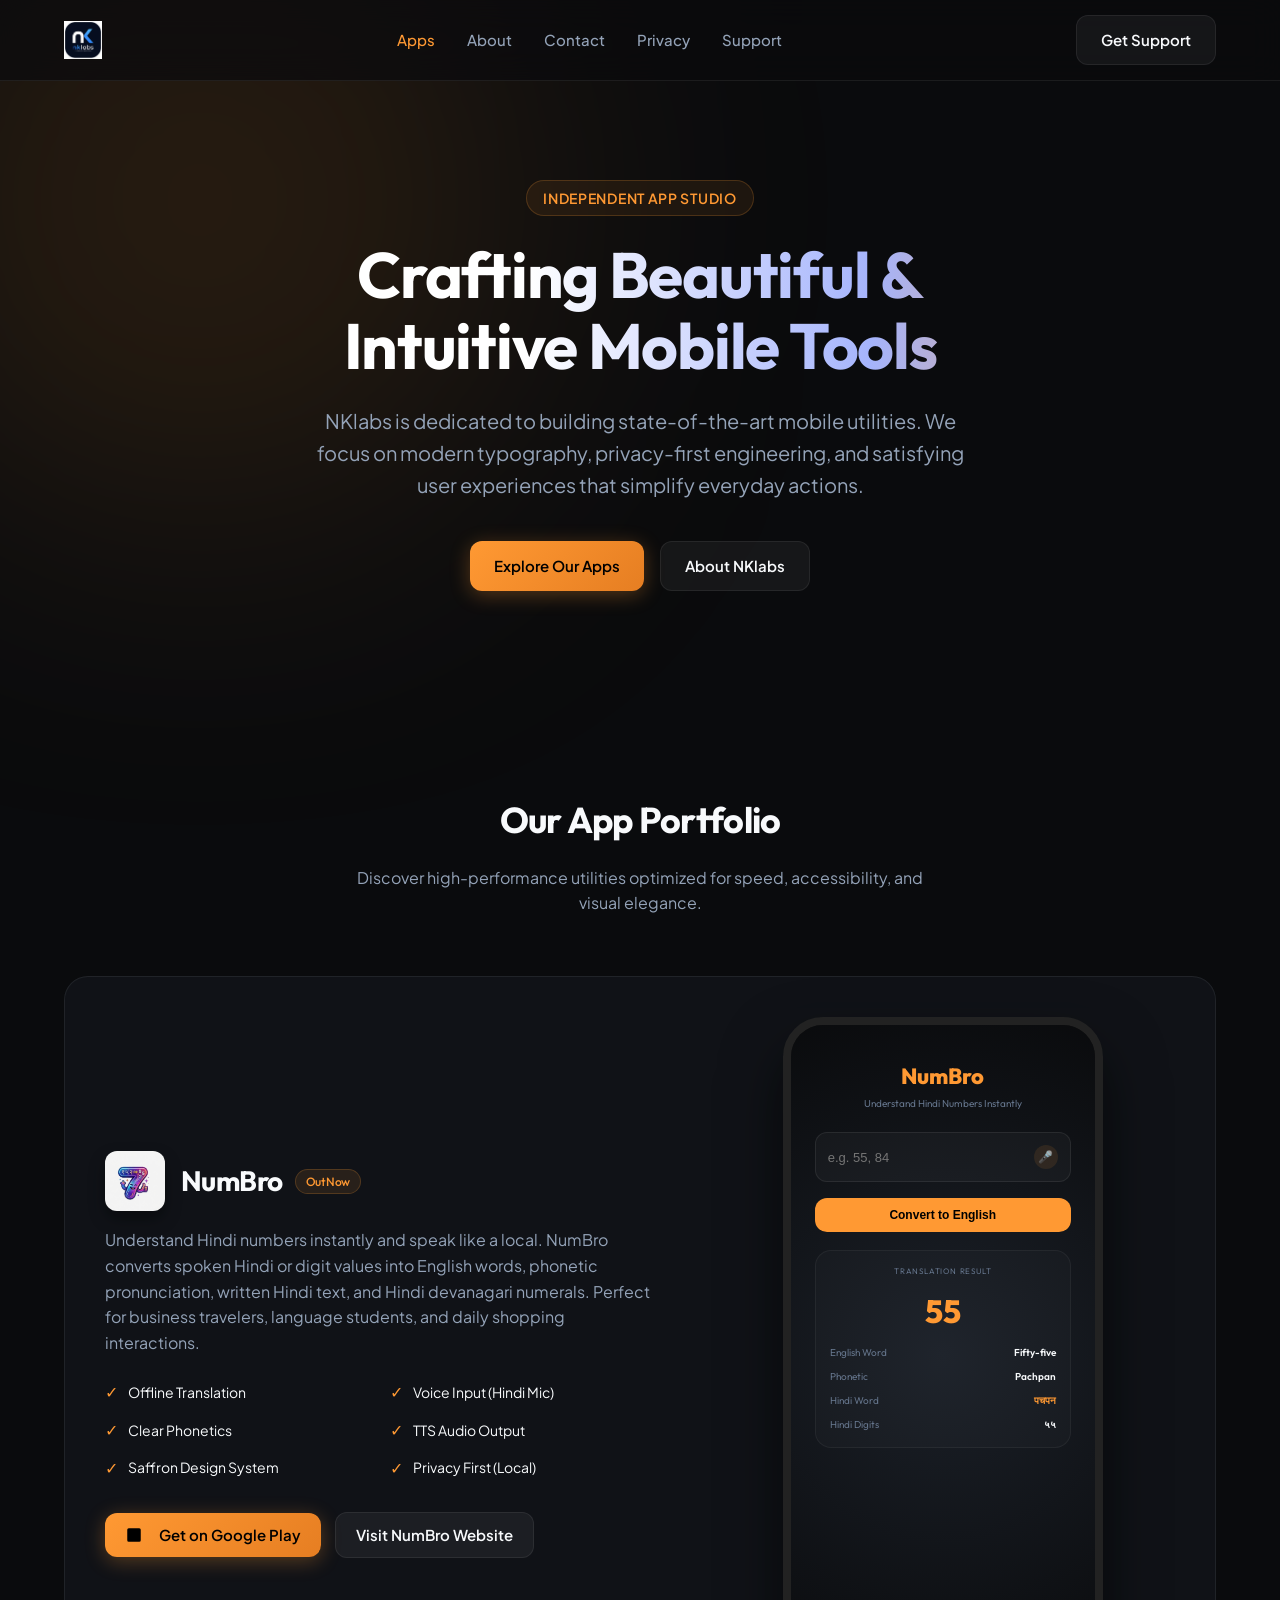
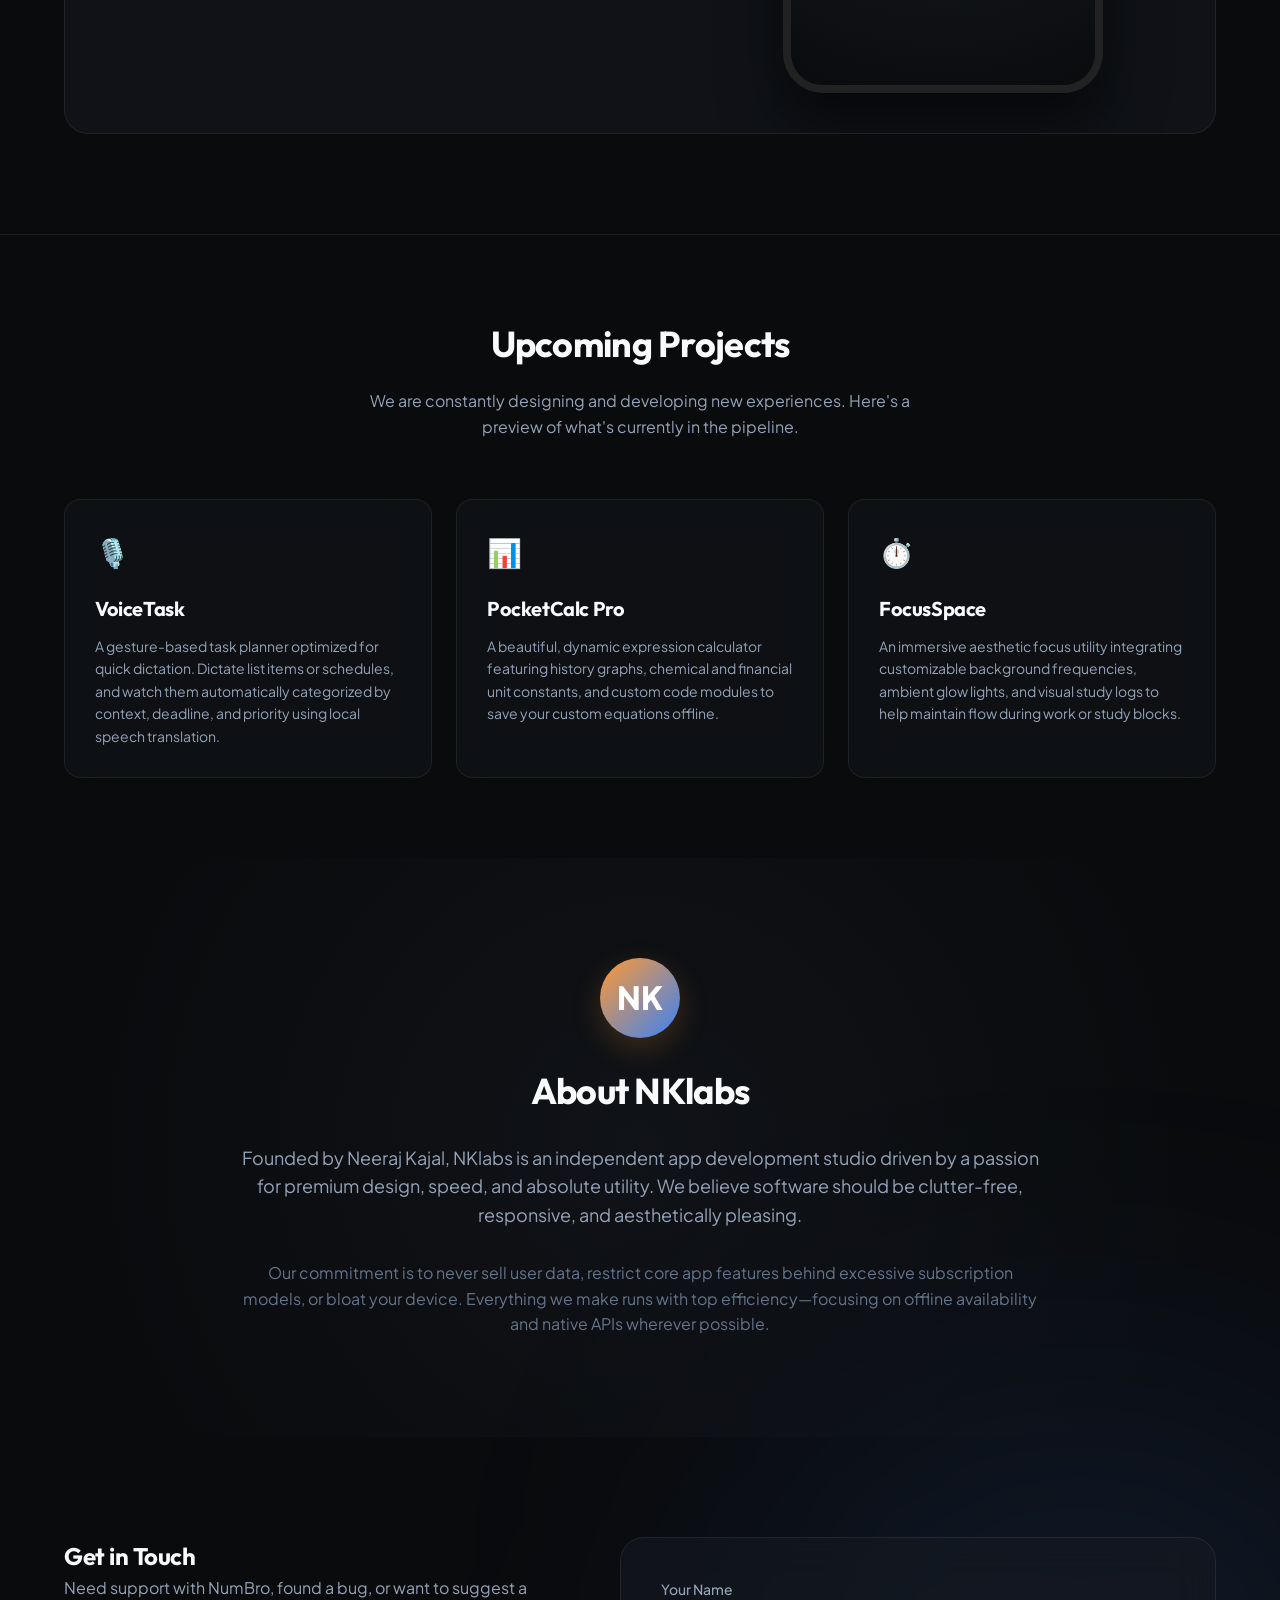
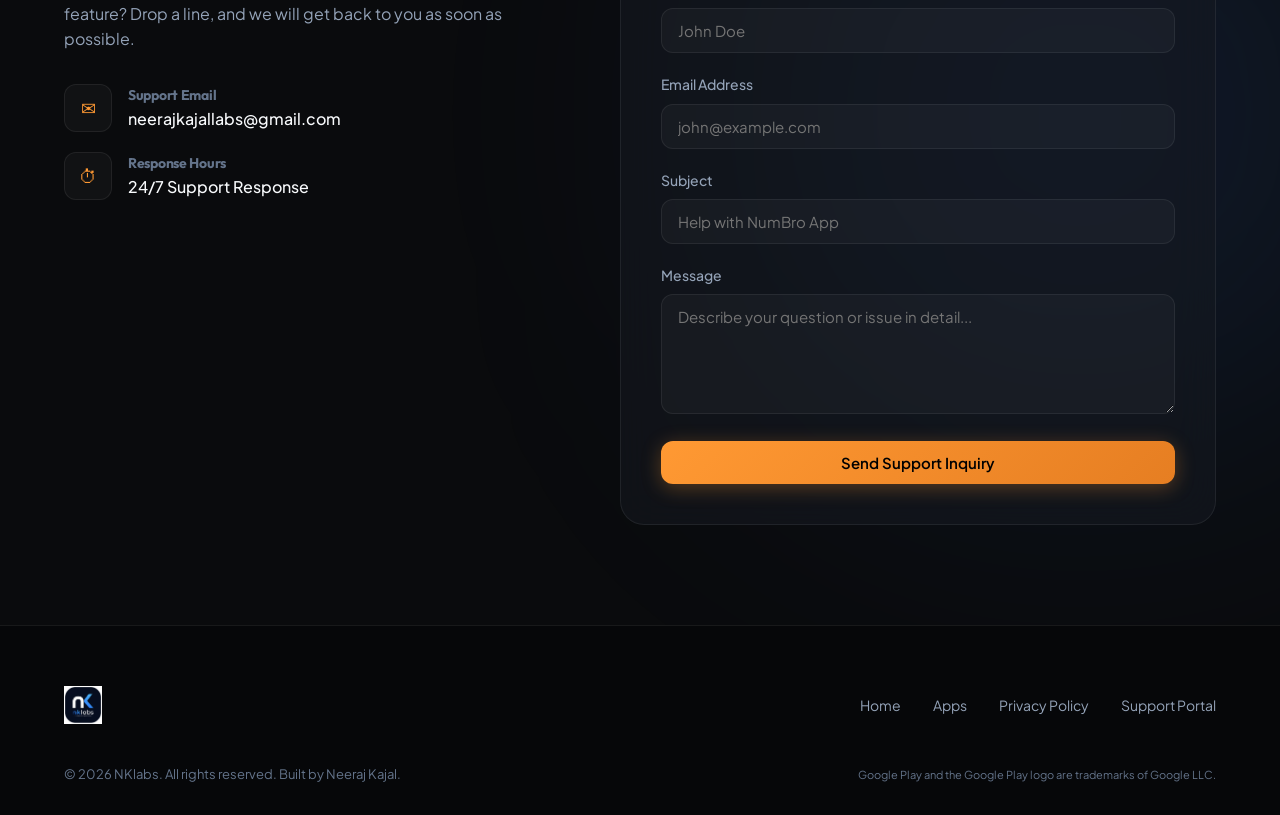
<file: index.html>
<!DOCTYPE html>
<html lang="en">

<head>
    <meta charset="UTF-8">
    <meta name="viewport" content="width=device-width, initial-scale=1.0">
    <meta name="description"
        content="NKlabs is an independent app developer studio crafting premium, aesthetic utility and language learning tools. Explore our flagship app NumBro for learning Hindi numbers offline.">
    <meta name="keywords"
        content="NKlabs, NumBro, Learn Hindi Numbers, Hindi translator, indie developer, utility apps, Android apps">
    <title>NKlabs | Premium Mobile Utility Apps</title>
    <link rel="stylesheet" href="style.css">
    <link rel="icon" type="image/png" href="favicon.png">
    <!-- FontAwesome or similar for icons (using inline svg/characters for high performance) -->
</head>

<body>

    <!-- Header & Navigation -->
    <header>
        <div class="container nav-container">
            <a href="index.html" class="logo"><img src="weblogo.png" alt="NKlabs Logo" class="logo-img"></a>
            <nav>
                <ul>
                    <li><a href="#apps" class="active">Apps</a></li>
                    <li><a href="#about">About</a></li>
                    <li><a href="#contact">Contact</a></li>
                    <li><a href="privacy.html">Privacy</a></li>
                    <li><a href="support.html">Support</a></li>
                </ul>
            </nav>
            <a href="#contact" class="btn btn-secondary">Get Support</a>
        </div>
    </header>

    <!-- Hero Section -->
    <section class="hero">
        <div class="container">
            <span class="hero-tag">Independent App Studio</span>
            <h1>Crafting Beautiful &<br>Intuitive Mobile Tools</h1>
            <p>NKlabs is dedicated to building state-of-the-art mobile utilities. We focus on modern typography,
                privacy-first engineering, and satisfying user experiences that simplify everyday actions.</p>
            <div class="hero-actions">
                <a href="#apps" class="btn btn-primary">Explore Our Apps</a>
                <a href="#about" class="btn btn-secondary">About NKlabs</a>
            </div>
        </div>
    </section>

    <!-- Apps Section -->
    <section id="apps" class="apps-section">
        <div class="container">
            <h2 class="section-title">Our App Portfolio</h2>
            <p class="section-subtitle">Discover high-performance utilities optimized for speed, accessibility, and
                visual elegance.</p>

            <div class="app-grid">
                <!-- NumBro App Card -->
                <div class="card app-card">
                    <div class="app-info">
                        <div style="display: flex; align-items: center; gap: 16px; margin-bottom: 16px;">
                            <img src="numbro%20icon.png" alt="NumBro Icon" class="app-icon-img">
                            <h3 class="app-title" style="margin: 0;">NumBro <span class="app-badge">Out Now</span></h3>
                        </div>
                        <p class="app-description">
                            Understand Hindi numbers instantly and speak like a local. NumBro converts spoken Hindi or
                            digit values into English words, phonetic pronunciation, written Hindi text, and Hindi
                            devanagari numerals. Perfect for business travelers, language students, and daily shopping
                            interactions.
                        </p>
                        <ul class="app-features">
                            <li><span class="feature-check">✓</span> Offline Translation</li>
                            <li><span class="feature-check">✓</span> Voice Input (Hindi Mic)</li>
                            <li><span class="feature-check">✓</span> Clear Phonetics</li>
                            <li><span class="feature-check">✓</span> TTS Audio Output</li>
                            <li><span class="feature-check">✓</span> Saffron Design System</li>
                            <li><span class="feature-check">✓</span> Privacy First (Local)</li>
                        </ul>
                        <div style="display: flex; gap: 14px; align-items: center; flex-wrap: wrap;">
                            <a href="https://play.google.com/store/apps/details?id=com.numbro.app" target="_blank"
                                rel="noopener noreferrer" class="btn btn-primary" style="padding: 10px 20px;">
                                <svg style="width:18px;height:18px;fill:#000;vertical-align:middle;margin-right:8px;"
                                    viewBox="0 0 24 24">
                                    <path
                                        d="M5,3H19A2,2 0 0,1 21,5V19A2,2 0 0,1 19,21H5A2,2 0 0,1 3,19V5A2,2 0 0,1 5,3M17.5,18H16V16H17.5V18M17.5,14H16V10H17.5V14M13.5,18H12V10H13.5V18M9.5,18H8V13H9.5V18M9.5,11H8V9H9.5V11Z" />
                                </svg> Get on Google Play
                            </a>
                            <a href="https://neerajkajal025-dev.github.io/Numbro-App/" target="_blank"
                                rel="noopener noreferrer" class="btn btn-secondary" style="padding: 10px 20px;">Visit
                                NumBro Website</a>
                        </div>
                    </div>

                    <div class="app-visual">
                        <!-- Simulated Interactive Smartphone Mockup -->
                        <div class="mockup-container">
                            <div class="mockup-screen">
                                <div class="mockup-app-header">
                                    <div class="mockup-app-title">NumBro</div>
                                    <div class="mockup-app-subtitle">Understand Hindi Numbers Instantly</div>
                                </div>
                                <div class="mockup-input-box">
                                    <input type="text" class="mockup-input-text-field" placeholder="e.g. 55, 84"
                                        style="background:transparent; border:none; color:#fff; width:80%; font-size:13px; outline:none;">
                                    <button class="mockup-mic-btn" style="border:none; cursor:pointer;"
                                        title="Simulate Microphone Input">🎤</button>
                                </div>
                                <button class="mockup-btn mockup-btn-convert"
                                    style="border:none; cursor:pointer;">Convert to English</button>

                                <!-- Result Breakdown Display Inside Simulator -->
                                <div class="mockup-result-card" style="display: flex;">
                                    <div
                                        style="font-size: 8px; color: var(--text-muted); text-align: center; text-transform: uppercase; letter-spacing: 0.1em; width: 100%;">
                                        Translation Result</div>
                                    <div class="mockup-result-num res-digit">55</div>

                                    <div class="mockup-result-row">
                                        <span class="mockup-result-lbl">English Word</span>
                                        <span class="mockup-result-val res-eng-word">Fifty-five</span>
                                    </div>
                                    <div class="mockup-result-row">
                                        <span class="mockup-result-lbl">Phonetic</span>
                                        <span class="mockup-result-val res-phonetic">Pachpan</span>
                                    </div>
                                    <div class="mockup-result-row">
                                        <span class="mockup-result-lbl">Hindi Word</span>
                                        <span class="mockup-result-val res-hi-word"
                                            style="color:var(--primary-color);">पचपन</span>
                                    </div>
                                    <div class="mockup-result-row">
                                        <span class="mockup-result-lbl">Hindi Digits</span>
                                        <span class="mockup-result-val res-hi-digit">५५</span>
                                    </div>
                                </div>
                            </div>
                        </div>
                    </div>
                </div>
            </div>
        </div>
    </section>

    <!-- Future App Showcase Section -->
    <section class="future-section">
        <div class="container">
            <h2 class="section-title">Upcoming Projects</h2>
            <p class="section-subtitle">We are constantly designing and developing new experiences. Here's a preview of
                what's currently in the pipeline.</p>

            <div class="future-grid">
                <div class="card future-card">
                    <span class="future-icon">🎙️</span>
                    <h4>VoiceTask</h4>
                    <p>A gesture-based task planner optimized for quick dictation. Dictate list items or schedules, and
                        watch them automatically categorized by context, deadline, and priority using local speech
                        translation.</p>
                </div>

                <div class="card future-card">
                    <span class="future-icon">📊</span>
                    <h4>PocketCalc Pro</h4>
                    <p>A beautiful, dynamic expression calculator featuring history graphs, chemical and financial unit
                        constants, and custom code modules to save your custom equations offline.</p>
                </div>

                <div class="card future-card">
                    <span class="future-icon">⏱️</span>
                    <h4>FocusSpace</h4>
                    <p>An immersive aesthetic focus utility integrating customizable background frequencies, ambient
                        glow lights, and visual study logs to help maintain flow during work or study blocks.</p>
                </div>
            </div>
        </div>
    </section>

    <!-- About Section -->
    <section id="about" class="about-section">
        <div class="container">
            <div class="about-content">
                <div class="about-avatar">NK</div>
                <h2 class="section-title" style="margin-bottom: 24px;">About NKlabs</h2>
                <p style="color: var(--text-secondary); font-size: 18px; margin-bottom: 30px;">
                    Founded by Neeraj Kajal, NKlabs is an independent app development studio driven by a passion for
                    premium design, speed, and absolute utility. We believe software should be clutter-free, responsive,
                    and aesthetically pleasing.
                </p>
                <p style="color: var(--text-muted); font-size: 16px;">
                    Our commitment is to never sell user data, restrict core app features behind excessive subscription
                    models, or bloat your device. Everything we make runs with top efficiency—focusing on offline
                    availability and native APIs wherever possible.
                </p>
            </div>
        </div>
    </section>

    <!-- Contact & Support Section -->
    <section id="contact" class="contact-section">
        <div class="container">
            <div class="contact-layout">
                <div class="contact-info">
                    <h2>Get in Touch</h2>
                    <p>Need support with NumBro, found a bug, or want to suggest a feature? Drop a line, and we will get
                        back to you as soon as possible.</p>

                    <div class="contact-methods">
                        <div class="contact-method">
                            <div class="method-icon">✉</div>
                            <div class="method-details">
                                <h5>Support Email</h5>
                                <p>neerajkajallabs@gmail.com</p>
                            </div>
                        </div>
                        <div class="contact-method">
                            <div class="method-icon">⏱</div>
                            <div class="method-details">
                                <h5>Response Hours</h5>
                                <p>24/7 Support Response</p>
                            </div>
                        </div>
                    </div>
                </div>

                <div class="card contact-form-card">
                    <form action="https://formsubmit.co/neerajkajallabs@gmail.com" method="POST" class="contact-form">
                        <div class="form-group">
                            <label for="name">Your Name</label>
                            <input type="text" id="name" name="name" class="form-control" placeholder="John Doe"
                                required>
                        </div>
                        <div class="form-group">
                            <label for="email">Email Address</label>
                            <input type="email" id="email" name="email" class="form-control"
                                placeholder="john@example.com" required>
                        </div>
                        <div class="form-group">
                            <label for="subject">Subject</label>
                            <input type="text" id="subject" name="subject" class="form-control"
                                placeholder="Help with NumBro App" required>
                        </div>
                        <div class="form-group">
                            <label for="message">Message</label>
                            <textarea id="message" name="message" class="form-control"
                                placeholder="Describe your question or issue in detail..." required></textarea>
                        </div>
                        <button type="submit" class="btn btn-primary" style="width: 100%;">Send Support Inquiry</button>
                    </form>
                </div>
            </div>
        </div>
    </section>

    <!-- Footer -->
    <footer>
        <div class="container">
            <div class="footer-top">
                <a href="index.html" class="logo"><img src="weblogo.png" alt="NKlabs Logo" class="logo-img"></a>
                <ul class="footer-links">
                    <li><a href="index.html">Home</a></li>
                    <li><a href="#apps">Apps</a></li>
                    <li><a href="privacy.html">Privacy Policy</a></li>
                    <li><a href="support.html">Support Portal</a></li>
                </ul>
            </div>
            <div class="footer-bottom">
                <p>&copy; 2026 NKlabs. All rights reserved. Built by Neeraj Kajal.</p>
                <p style="font-size: 11px;">Google Play and the Google Play logo are trademarks of Google LLC.</p>
            </div>
        </div>
    </footer>

    <script src="script.js"></script>
</body>

</html>
</file>
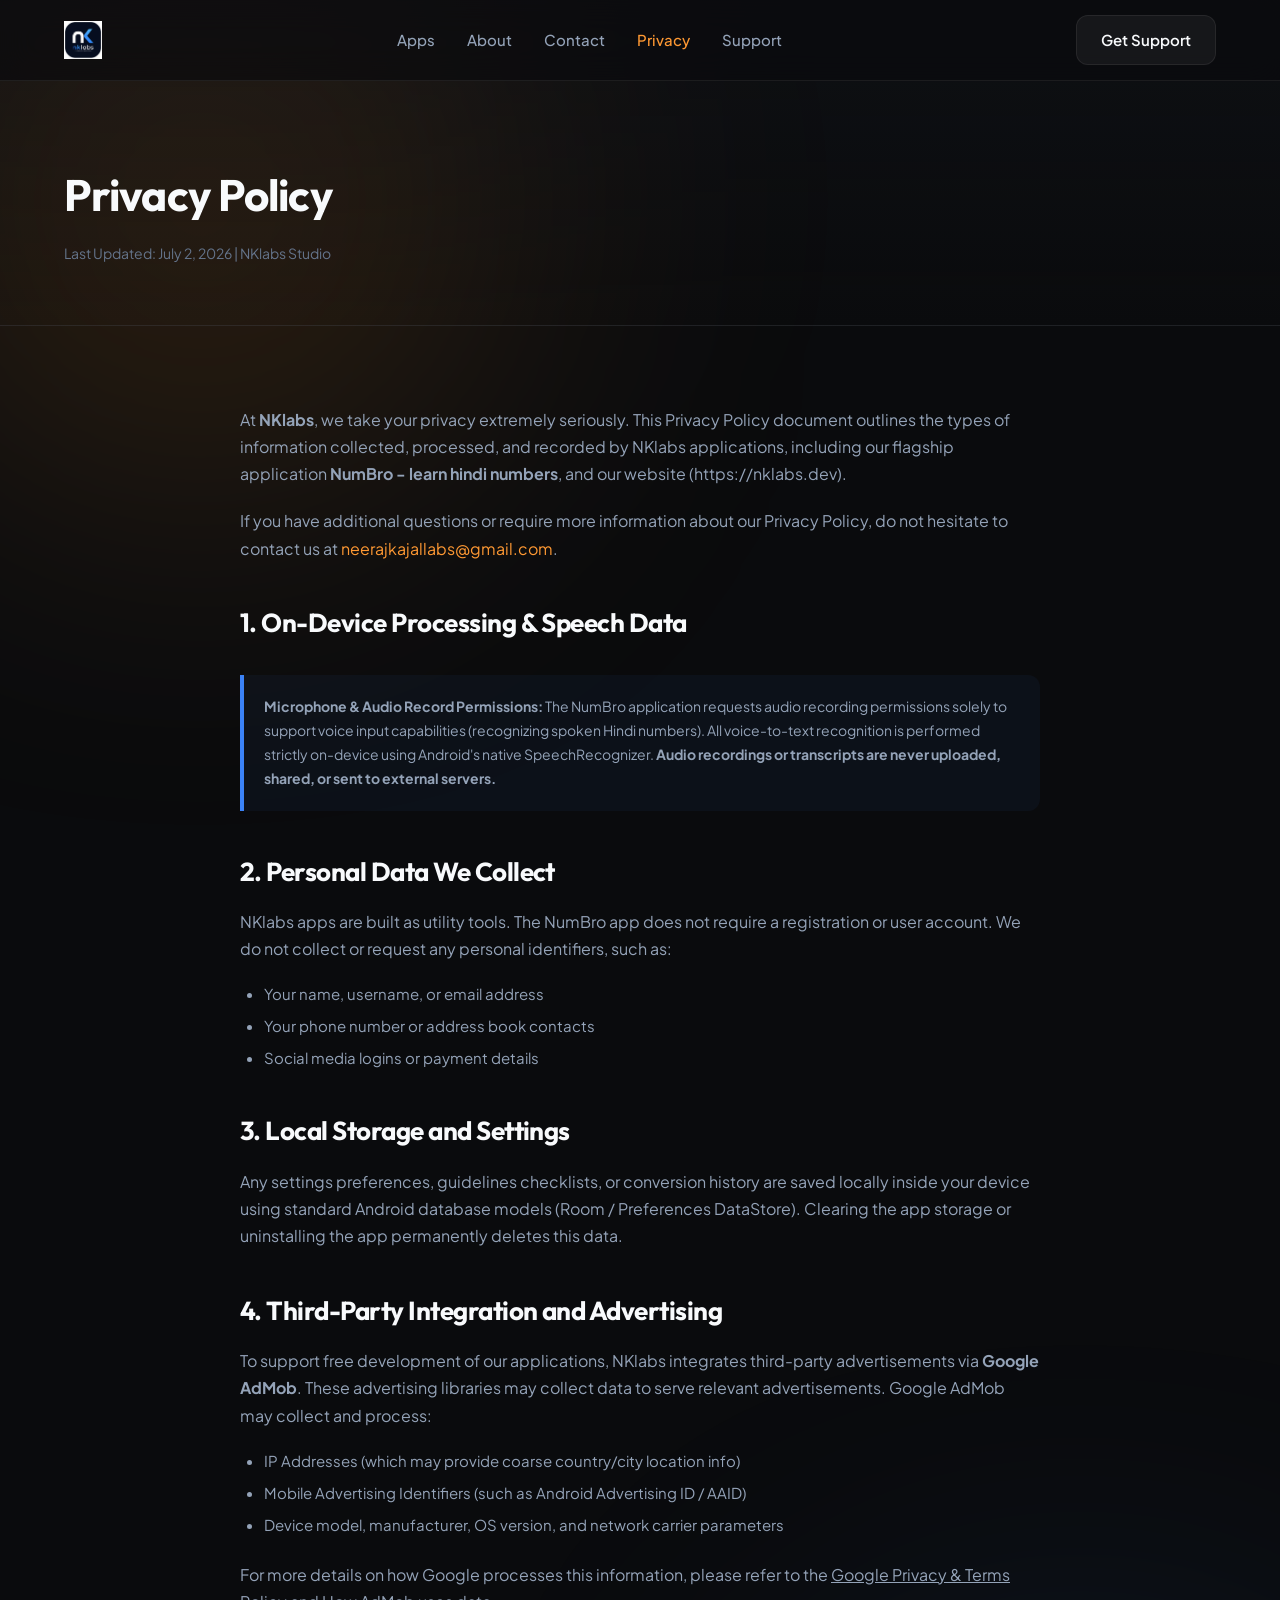
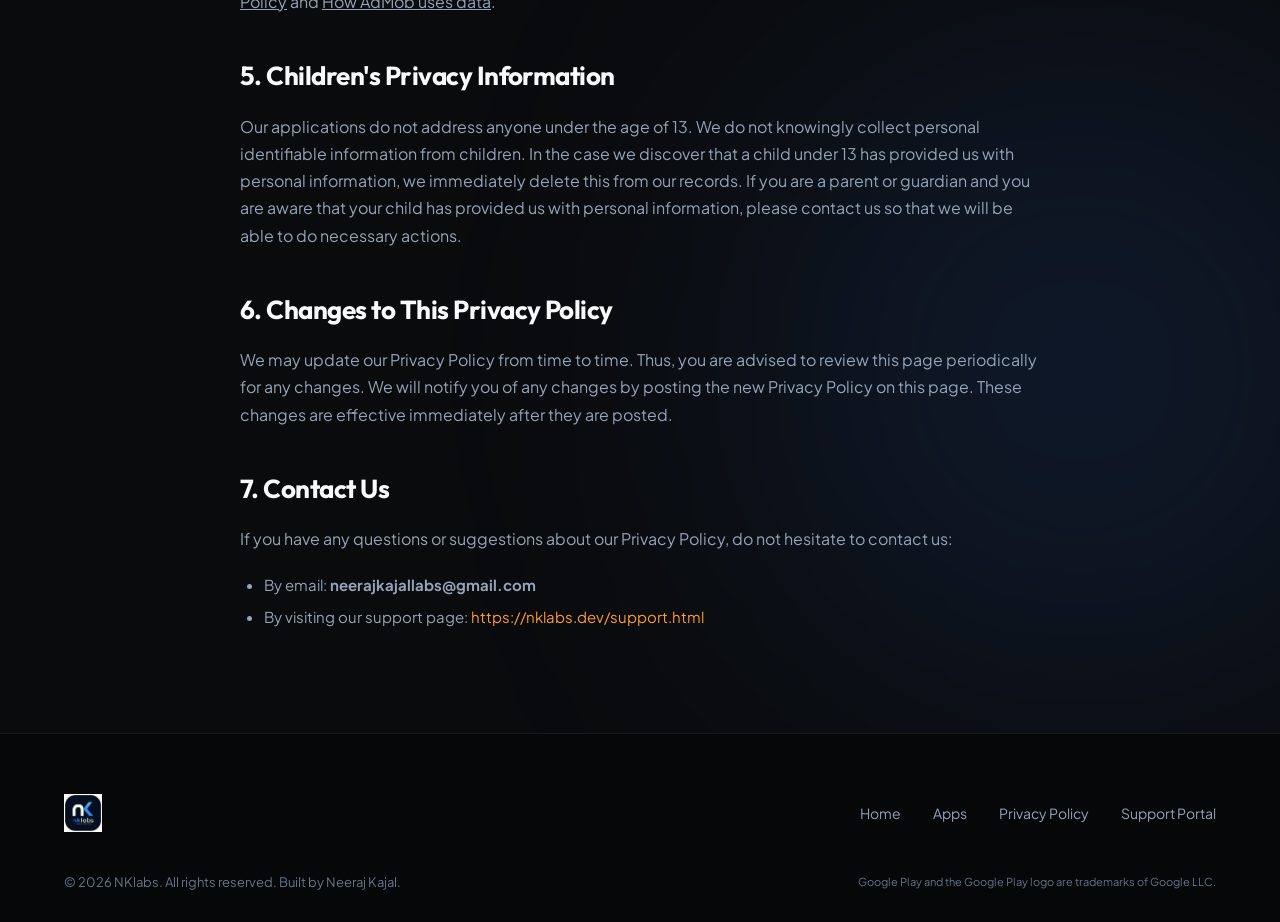
<file: privacy.html>
<!DOCTYPE html>
<html lang="en">
<head>
    <meta charset="UTF-8">
    <meta name="viewport" content="width=device-width, initial-scale=1.0">
    <meta name="description" content="Privacy Policy for NKlabs mobile applications, including the NumBro app. Understand how we handle data and respect your privacy.">
    <title>Privacy Policy | NKlabs</title>
    <link rel="stylesheet" href="style.css">
    <link rel="icon" type="image/png" href="favicon.png">
</head>
<body>

    <!-- Header & Navigation -->
    <header>
        <div class="container nav-container">
            <a href="index.html" class="logo"><img src="weblogo.png" alt="NKlabs Logo" class="logo-img"></a>
            <nav>
                <ul>
                    <li><a href="index.html#apps">Apps</a></li>
                    <li><a href="index.html#about">About</a></li>
                    <li><a href="index.html#contact">Contact</a></li>
                    <li><a href="privacy.html" class="active">Privacy</a></li>
                    <li><a href="support.html">Support</a></li>
                </ul>
            </nav>
            <a href="support.html" class="btn btn-secondary">Get Support</a>
        </div>
    </header>

    <!-- Subpage Hero -->
    <section class="subpage-hero">
        <div class="container">
            <h1>Privacy Policy</h1>
            <div class="subpage-meta">Last Updated: July 2, 2026 | NKlabs Studio</div>
        </div>
    </section>

    <!-- Privacy Policy Content -->
    <section class="subpage-content">
        <div class="container">
            <div class="rich-text">
                <p>At <strong>NKlabs</strong>, we take your privacy extremely seriously. This Privacy Policy document outlines the types of information collected, processed, and recorded by NKlabs applications, including our flagship application <strong>NumBro - learn hindi numbers</strong>, and our website (https://nklabs.dev).</p>
                
                <p>If you have additional questions or require more information about our Privacy Policy, do not hesitate to contact us at <a href="mailto:neerajkajallabs@gmail.com" style="color:var(--primary-color);">neerajkajallabs@gmail.com</a>.</p>

                <h2>1. On-Device Processing & Speech Data</h2>
                <div class="alert-box">
                    <p><strong>Microphone & Audio Record Permissions:</strong> The NumBro application requests audio recording permissions solely to support voice input capabilities (recognizing spoken Hindi numbers). All voice-to-text recognition is performed strictly on-device using Android's native SpeechRecognizer. <strong>Audio recordings or transcripts are never uploaded, shared, or sent to external servers.</strong></p>
                </div>

                <h2>2. Personal Data We Collect</h2>
                <p>NKlabs apps are built as utility tools. The NumBro app does not require a registration or user account. We do not collect or request any personal identifiers, such as:</p>
                <ul>
                    <li>Your name, username, or email address</li>
                    <li>Your phone number or address book contacts</li>
                    <li>Social media logins or payment details</li>
                </ul>

                <h2>3. Local Storage and Settings</h2>
                <p>Any settings preferences, guidelines checklists, or conversion history are saved locally inside your device using standard Android database models (Room / Preferences DataStore). Clearing the app storage or uninstalling the app permanently deletes this data.</p>

                <h2>4. Third-Party Integration and Advertising</h2>
                <p>To support free development of our applications, NKlabs integrates third-party advertisements via <strong>Google AdMob</strong>. These advertising libraries may collect data to serve relevant advertisements. Google AdMob may collect and process:</p>
                <ul>
                    <li>IP Addresses (which may provide coarse country/city location info)</li>
                    <li>Mobile Advertising Identifiers (such as Android Advertising ID / AAID)</li>
                    <li>Device model, manufacturer, OS version, and network carrier parameters</li>
                </ul>
                <p>For more details on how Google processes this information, please refer to the <a href="https://policies.google.com/privacy" target="_blank" rel="noopener noreferrer" style="text-decoration:underline;">Google Privacy & Terms Policy</a> and <a href="https://support.google.com/admob/answer/6128543" target="_blank" rel="noopener noreferrer" style="text-decoration:underline;">How AdMob uses data</a>.</p>

                <h2>5. Children's Privacy Information</h2>
                <p>Our applications do not address anyone under the age of 13. We do not knowingly collect personal identifiable information from children. In the case we discover that a child under 13 has provided us with personal information, we immediately delete this from our records. If you are a parent or guardian and you are aware that your child has provided us with personal information, please contact us so that we will be able to do necessary actions.</p>

                <h2>6. Changes to This Privacy Policy</h2>
                <p>We may update our Privacy Policy from time to time. Thus, you are advised to review this page periodically for any changes. We will notify you of any changes by posting the new Privacy Policy on this page. These changes are effective immediately after they are posted.</p>

                <h2>7. Contact Us</h2>
                <p>If you have any questions or suggestions about our Privacy Policy, do not hesitate to contact us:</p>
                <ul>
                    <li>By email: <strong>neerajkajallabs@gmail.com</strong></li>
                    <li>By visiting our support page: <a href="support.html" style="color:var(--primary-color);">https://nklabs.dev/support.html</a></li>
                </ul>
            </div>
        </div>
    </section>

    <!-- Footer -->
    <footer>
        <div class="container">
            <div class="footer-top">
                <a href="index.html" class="logo"><img src="weblogo.png" alt="NKlabs Logo" class="logo-img"></a>
                <ul class="footer-links">
                    <li><a href="index.html">Home</a></li>
                    <li><a href="index.html#apps">Apps</a></li>
                    <li><a href="privacy.html">Privacy Policy</a></li>
                    <li><a href="support.html">Support Portal</a></li>
                </ul>
            </div>
            <div class="footer-bottom">
                <p>&copy; 2026 NKlabs. All rights reserved. Built by Neeraj Kajal.</p>
                <p style="font-size: 11px;">Google Play and the Google Play logo are trademarks of Google LLC.</p>
            </div>
        </div>
    </footer>

    <script src="script.js"></script>
</body>
</html>
</file>
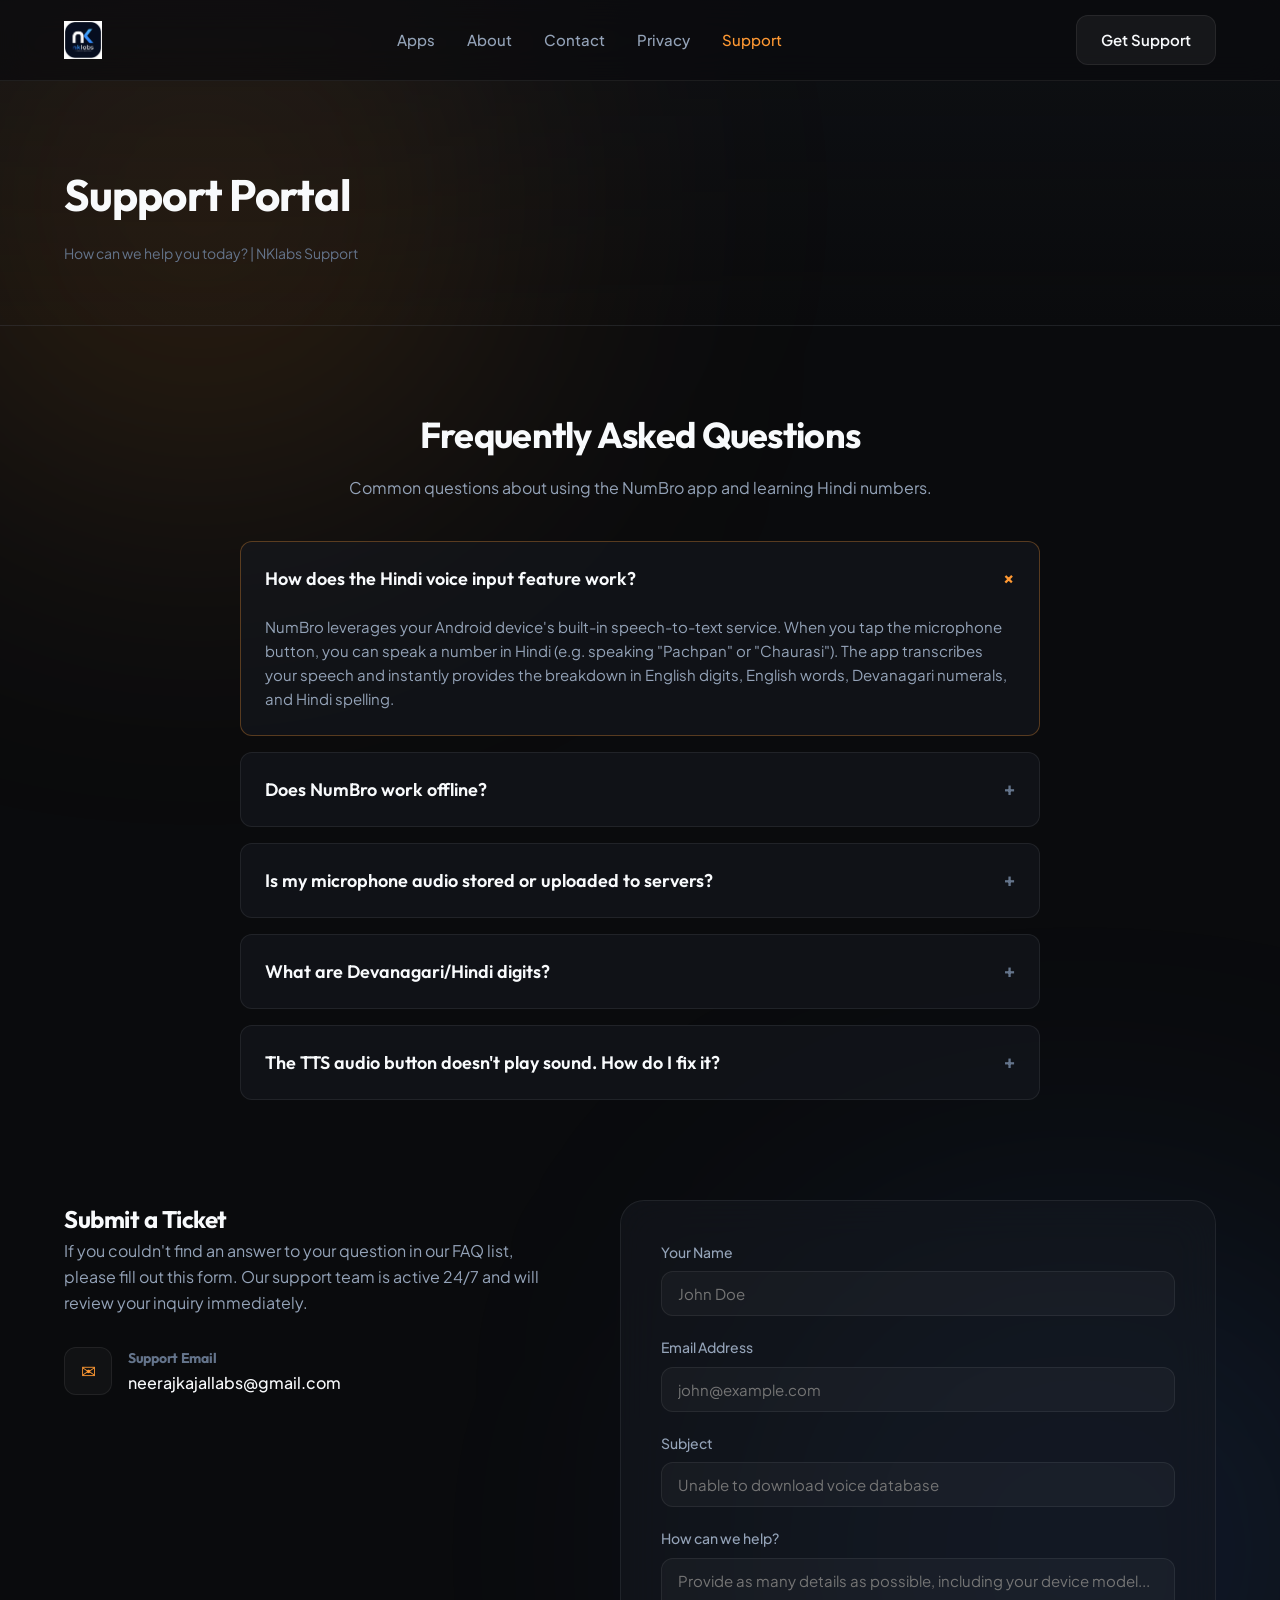
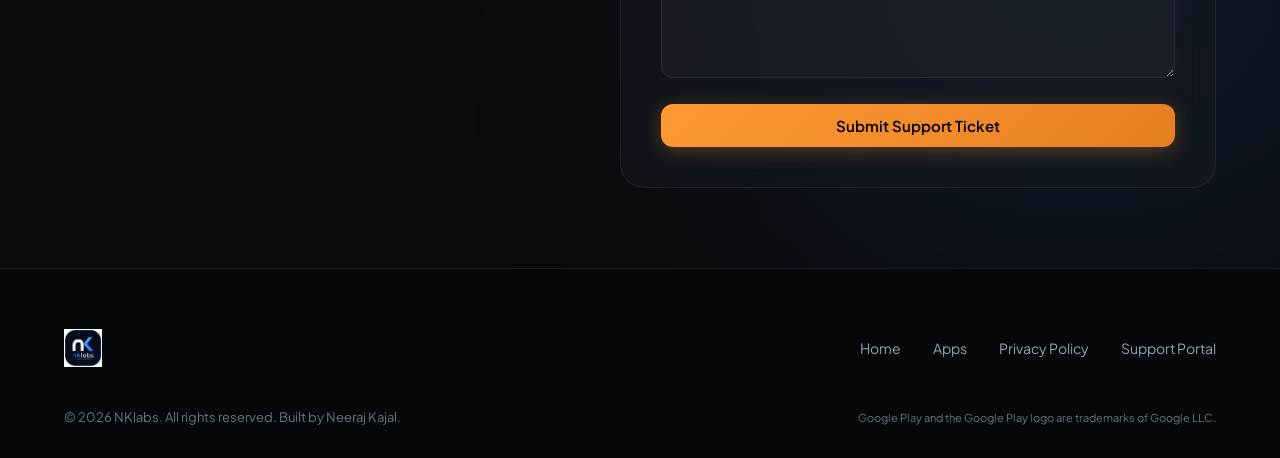
<file: support.html>
<!DOCTYPE html>
<html lang="en">
<head>
    <meta charset="UTF-8">
    <meta name="viewport" content="width=device-width, initial-scale=1.0">
    <meta name="description" content="Support portal for NKlabs apps. Get answers to frequently asked questions about NumBro, or submit a support inquiry.">
    <title>Support Portal | NKlabs</title>
    <link rel="stylesheet" href="style.css">
    <link rel="icon" type="image/png" href="favicon.png">
</head>
<body>

    <!-- Header & Navigation -->
    <header>
        <div class="container nav-container">
            <a href="index.html" class="logo"><img src="weblogo.png" alt="NKlabs Logo" class="logo-img"></a>
            <nav>
                <ul>
                    <li><a href="index.html#apps">Apps</a></li>
                    <li><a href="index.html#about">About</a></li>
                    <li><a href="index.html#contact">Contact</a></li>
                    <li><a href="privacy.html">Privacy</a></li>
                    <li><a href="support.html" class="active">Support</a></li>
                </ul>
            </nav>
            <a href="#contact-anchor" class="btn btn-secondary">Get Support</a>
        </div>
    </header>

    <!-- Subpage Hero -->
    <section class="subpage-hero">
        <div class="container">
            <h1>Support Portal</h1>
            <div class="subpage-meta">How can we help you today? | NKlabs Support</div>
        </div>
    </section>

    <!-- Support Content -->
    <section class="subpage-content">
        <div class="container">
            <!-- FAQ Section -->
            <div class="faq-section">
                <h2 class="section-title" style="margin-bottom: 12px;">Frequently Asked Questions</h2>
                <p class="section-subtitle" style="margin-bottom: 40px;">Common questions about using the NumBro app and learning Hindi numbers.</p>
                
                <div class="faq-list">
                    <!-- FAQ 1 -->
                    <div class="faq-item active">
                        <button class="faq-trigger">
                            <span>How does the Hindi voice input feature work?</span>
                            <span class="faq-icon">+</span>
                        </button>
                        <div class="faq-content">
                            <p>NumBro leverages your Android device's built-in speech-to-text service. When you tap the microphone button, you can speak a number in Hindi (e.g. speaking "Pachpan" or "Chaurasi"). The app transcribes your speech and instantly provides the breakdown in English digits, English words, Devanagari numerals, and Hindi spelling.</p>
                        </div>
                    </div>
                    
                    <!-- FAQ 2 -->
                    <div class="faq-item">
                        <button class="faq-trigger">
                            <span>Does NumBro work offline?</span>
                            <span class="faq-icon">+</span>
                        </button>
                        <div class="faq-content">
                            <p>Yes, absolutely! The core calculation engine, translation logic, phonetic guidelines, and speech synthesis run 100% offline. You do not need a Wi-Fi or cellular connection to translate numbers, which makes NumBro the perfect utility for traveling or exploring remote markets in India where data may be limited.</p>
                        </div>
                    </div>
                    
                    <!-- FAQ 3 -->
                    <div class="faq-item">
                        <button class="faq-trigger">
                            <span>Is my microphone audio stored or uploaded to servers?</span>
                            <span class="faq-icon">+</span>
                        </button>
                        <div class="faq-content">
                            <p>No. Your privacy is our highest priority. Microphone access is used exclusively on-device. Audio files are processed in memory to produce text and are never recorded, saved, or uploaded to any NKlabs server or third-party entity.</p>
                        </div>
                    </div>
                    
                    <!-- FAQ 4 -->
                    <div class="faq-item">
                        <button class="faq-trigger">
                            <span>What are Devanagari/Hindi digits?</span>
                            <span class="faq-icon">+</span>
                        </button>
                        <div class="faq-content">
                            <p>While modern English uses Arabic numerals (1, 2, 3...), Hindi also utilizes the Devanagari script for digits (१, २, ३...). NumBro displays both formats so you can easily associate standard numbers with local bills, price tags, and street signs in India.</p>
                        </div>
                    </div>

                    <!-- FAQ 5 -->
                    <div class="faq-item">
                        <button class="faq-trigger">
                            <span>The TTS audio button doesn't play sound. How do I fix it?</span>
                            <span class="faq-icon">+</span>
                        </button>
                        <div class="faq-content">
                            <p>NumBro uses Android's Text-To-Speech (TTS) engine. Please make sure that the Hindi (India) speech voice package is downloaded on your device. You can verify this in your Android system Settings -> System -> Languages & input -> Text-to-speech output -> Preferred engine settings (download Hindi language pack).</p>
                        </div>
                    </div>
                </div>
            </div>

            <!-- Contact Form Anchor -->
            <div id="contact-anchor" style="padding-top: 100px;">
                <div class="contact-layout">
                    <div class="contact-info">
                        <h2>Submit a Ticket</h2>
                        <p>If you couldn't find an answer to your question in our FAQ list, please fill out this form. Our support team is active 24/7 and will review your inquiry immediately.</p>
                        
                        <div class="contact-methods">
                            <div class="contact-method">
                                <div class="method-icon">✉</div>
                                <div class="method-details">
                                    <h5>Support Email</h5>
                                    <p>neerajkajallabs@gmail.com</p>
                                </div>
                            </div>
                        </div>
                    </div>
                    
                    <div class="card contact-form-card">
                        <form action="https://formsubmit.co/neerajkajallabs@gmail.com" method="POST" class="contact-form">
                            <div class="form-group">
                                <label for="support-name">Your Name</label>
                                <input type="text" id="support-name" name="name" class="form-control" placeholder="John Doe" required>
                            </div>
                            <div class="form-group">
                                <label for="support-email">Email Address</label>
                                <input type="email" id="support-email" name="email" class="form-control" placeholder="john@example.com" required>
                            </div>
                            <div class="form-group">
                                <label for="support-subject">Subject</label>
                                <input type="text" id="support-subject" name="subject" class="form-control" placeholder="Unable to download voice database" required>
                            </div>
                            <div class="form-group">
                                <label for="support-message">How can we help?</label>
                                <textarea id="support-message" name="message" class="form-control" placeholder="Provide as many details as possible, including your device model..." required></textarea>
                            </div>
                            <button type="submit" class="btn btn-primary" style="width: 100%;">Submit Support Ticket</button>
                        </form>
                    </div>
                </div>
            </div>
        </div>
    </section>

    <!-- Footer -->
    <footer>
        <div class="container">
            <div class="footer-top">
                <a href="index.html" class="logo"><img src="weblogo.png" alt="NKlabs Logo" class="logo-img"></a>
                <ul class="footer-links">
                    <li><a href="index.html">Home</a></li>
                    <li><a href="index.html#apps">Apps</a></li>
                    <li><a href="privacy.html">Privacy Policy</a></li>
                    <li><a href="support.html">Support Portal</a></li>
                </ul>
            </div>
            <div class="footer-bottom">
                <p>&copy; 2026 NKlabs. All rights reserved. Built by Neeraj Kajal.</p>
                <p style="font-size: 11px;">Google Play and the Google Play logo are trademarks of Google LLC.</p>
            </div>
        </div>
    </footer>

    <script src="script.js"></script>
</body>
</html>
</file>
<file: style.css>
@import url('https://fonts.googleapis.com/css2?family=Outfit:wght@300;400;500;600;700;800&family=Plus+Jakarta+Sans:wght@300;400;500;600;700&display=swap');

:root {
    --bg-dark: #0a0b0d;
    --bg-card: rgba(22, 26, 34, 0.55);
    --border-color: rgba(255, 255, 255, 0.07);
    --border-hover: rgba(255, 153, 51, 0.3);
    --text-primary: #f8fafc;
    --text-secondary: #94a3b8;
    --text-muted: #64748b;
    --primary-color: #ff9933; /* Brand Saffron */
    --primary-hover: #ffaa55;
    --primary-glow: rgba(255, 153, 51, 0.15);
    --accent-blue: #3b82f6;
    --accent-blue-glow: rgba(59, 130, 246, 0.15);
    --font-heading: 'Outfit', sans-serif;
    --font-body: 'Plus Jakarta Sans', sans-serif;
    --transition: all 0.3s cubic-bezier(0.4, 0, 0.2, 1);
    --border-radius-lg: 24px;
    --border-radius-md: 16px;
    --border-radius-sm: 12px;
}

/* Custom Scrollbar */
::-webkit-scrollbar {
    width: 10px;
}
::-webkit-scrollbar-track {
    background: var(--bg-dark);
}
::-webkit-scrollbar-thumb {
    background: rgba(255, 255, 255, 0.1);
    border-radius: 5px;
    border: 2px solid var(--bg-dark);
}
::-webkit-scrollbar-thumb:hover {
    background: var(--primary-color);
}

/* Reset and Base Styles */
* {
    margin: 0;
    padding: 0;
    box-sizing: border-box;
    scroll-behavior: smooth;
}

body {
    background-color: var(--bg-dark);
    color: var(--text-primary);
    font-family: var(--font-body);
    line-height: 1.6;
    overflow-x: hidden;
    position: relative;
}

/* Background Ambient Glows */
body::before, body::after {
    content: '';
    position: absolute;
    width: 600px;
    height: 600px;
    border-radius: 50%;
    filter: blur(150px);
    z-index: -1;
    pointer-events: none;
}
body::before {
    background: var(--primary-glow);
    top: -100px;
    left: -100px;
}
body::after {
    background: var(--accent-blue-glow);
    bottom: 10%;
    right: -100px;
}

h1, h2, h3, h4, h5, h6 {
    font-family: var(--font-heading);
    font-weight: 700;
    letter-spacing: -0.02em;
    color: var(--text-primary);
}

a {
    color: inherit;
    text-decoration: none;
    transition: var(--transition);
}

/* Container */
.container {
    width: 100%;
    max-width: 1200px;
    margin: 0 auto;
    padding: 0 24px;
}

/* Header & Navigation */
header {
    position: fixed;
    top: 0;
    left: 0;
    width: 100%;
    z-index: 100;
    background: rgba(10, 11, 13, 0.7);
    backdrop-filter: blur(16px);
    -webkit-backdrop-filter: blur(16px);
    border-bottom: 1px solid var(--border-color);
    transition: var(--transition);
}

header.scrolled {
    padding: 12px 0;
    background: rgba(10, 11, 13, 0.85);
    box-shadow: 0 10px 30px rgba(0, 0, 0, 0.3);
}

.nav-container {
    display: flex;
    justify-content: space-between;
    align-items: center;
    height: 80px;
}

.logo {
    display: flex;
    align-items: center;
    gap: 10px;
    font-family: var(--font-heading);
    font-size: 24px;
    font-weight: 800;
    background: linear-gradient(135deg, var(--text-primary) 30%, var(--primary-color) 100%);
    -webkit-background-clip: text;
    -webkit-text-fill-color: transparent;
}

.logo-img {
    height: 38px;
    width: auto;
    display: block;
    object-fit: contain;
    -webkit-text-fill-color: initial; /* Avoid text fill gradient clipping on older browsers */
}

.logo-dot {
    width: 8px;
    height: 8px;
    background-color: var(--primary-color);
    border-radius: 50%;
    display: inline-block;
    box-shadow: 0 0 12px var(--primary-color);
}

.app-icon-img {
    width: 60px;
    height: 60px;
    border-radius: var(--border-radius-sm);
    box-shadow: 0 8px 16px rgba(0, 0, 0, 0.4);
    object-fit: cover;
}

nav ul {
    display: flex;
    list-style: none;
    gap: 32px;
    align-items: center;
}

nav a {
    font-size: 15px;
    font-weight: 500;
    color: var(--text-secondary);
}

nav a:hover, nav a.active {
    color: var(--primary-color);
}

/* Buttons */
.btn {
    display: inline-flex;
    align-items: center;
    justify-content: center;
    gap: 8px;
    padding: 12px 24px;
    border-radius: var(--border-radius-sm);
    font-weight: 600;
    font-size: 15px;
    transition: var(--transition);
    cursor: pointer;
    font-family: var(--font-body);
}

.btn-primary {
    background: linear-gradient(135deg, var(--primary-color) 0%, #e67e22 100%);
    color: #000;
    border: none;
    box-shadow: 0 4px 20px rgba(255, 153, 51, 0.3);
}

.btn-primary:hover {
    transform: translateY(-2px);
    box-shadow: 0 6px 24px rgba(255, 153, 51, 0.45);
    background: linear-gradient(135deg, var(--primary-hover) 0%, #f39c12 100%);
}

.btn-secondary {
    background: rgba(255, 255, 255, 0.05);
    color: var(--text-primary);
    border: 1px solid var(--border-color);
}

.btn-secondary:hover {
    background: rgba(255, 255, 255, 0.1);
    border-color: var(--primary-color);
    transform: translateY(-2px);
}

/* Hero Section */
.hero {
    padding: 180px 0 100px;
    text-align: center;
    position: relative;
}

.hero-tag {
    display: inline-block;
    padding: 6px 16px;
    background: rgba(255, 153, 51, 0.08);
    border: 1px solid rgba(255, 153, 51, 0.2);
    color: var(--primary-color);
    border-radius: 100px;
    font-size: 14px;
    font-weight: 600;
    margin-bottom: 24px;
    letter-spacing: 0.05em;
    text-transform: uppercase;
}

.hero h1 {
    font-size: 64px;
    line-height: 1.1;
    margin-bottom: 24px;
    background: linear-gradient(to right, #ffffff 40%, #a5b4fc 70%, var(--primary-color) 100%);
    -webkit-background-clip: text;
    -webkit-text-fill-color: transparent;
}

.hero p {
    font-size: 20px;
    color: var(--text-secondary);
    max-width: 680px;
    margin: 0 auto 40px;
}

.hero-actions {
    display: flex;
    justify-content: center;
    gap: 16px;
}

/* Glassmorphic Grid / Cards */
.section-title {
    font-size: 36px;
    margin-bottom: 16px;
    text-align: center;
}

.section-subtitle {
    font-size: 16px;
    color: var(--text-secondary);
    text-align: center;
    max-width: 600px;
    margin: 0 auto 60px;
}

.card {
    background: var(--bg-card);
    border: 1px solid var(--border-color);
    border-radius: var(--border-radius-lg);
    padding: 40px;
    backdrop-filter: blur(20px);
    -webkit-backdrop-filter: blur(20px);
    transition: var(--transition);
    position: relative;
    overflow: hidden;
}

.card:hover {
    border-color: var(--border-hover);
    transform: translateY(-4px);
    box-shadow: 0 20px 40px rgba(0, 0, 0, 0.4), 0 0 30px rgba(255, 153, 51, 0.05);
}

/* App Showcase Section */
.apps-section {
    padding: 100px 0;
}

.app-grid {
    display: grid;
    grid-template-columns: 1fr;
    gap: 40px;
}

.app-card {
    display: grid;
    grid-template-columns: 1.2fr 1fr;
    gap: 48px;
    align-items: center;
}

.app-info h3 {
    font-size: 28px;
    margin-bottom: 8px;
    display: flex;
    align-items: center;
    gap: 12px;
}

.app-badge {
    background: rgba(255, 153, 51, 0.1);
    color: var(--primary-color);
    border: 1px solid rgba(255, 153, 51, 0.2);
    padding: 2px 10px;
    border-radius: 100px;
    font-size: 12px;
    font-weight: 500;
}

.app-description {
    color: var(--text-secondary);
    font-size: 16px;
    margin-bottom: 24px;
}

.app-features {
    list-style: none;
    margin-bottom: 32px;
    display: grid;
    grid-template-columns: 1fr 1fr;
    gap: 12px;
}

.app-features li {
    display: flex;
    align-items: center;
    gap: 10px;
    font-size: 14px;
    color: var(--text-primary);
}

.feature-check {
    color: var(--primary-color);
    display: flex;
    align-items: center;
    justify-content: center;
    font-size: 16px;
}

.app-visual {
    display: flex;
    justify-content: center;
    position: relative;
}

.mockup-container {
    width: 100%;
    max-width: 320px;
    aspect-ratio: 9/19;
    background: #111;
    border: 8px solid #222;
    border-radius: 40px;
    overflow: hidden;
    position: relative;
    box-shadow: 0 30px 60px rgba(0, 0, 0, 0.6);
}

.mockup-screen {
    width: 100%;
    height: 100%;
    background: radial-gradient(circle at center, #1b2028 0%, #0a0b0d 100%);
    padding: 24px;
    display: flex;
    flex-direction: column;
    align-items: center;
    font-family: 'Outfit', sans-serif;
    position: relative;
}

/* Mini app UI simulation inside mockup */
.mockup-app-header {
    text-align: center;
    margin-bottom: 20px;
    margin-top: 10px;
}
.mockup-app-title {
    font-size: 22px;
    color: var(--primary-color);
    font-weight: 800;
    margin-bottom: 2px;
}
.mockup-app-subtitle {
    font-size: 10px;
    color: var(--text-muted);
}
.mockup-input-box {
    width: 100%;
    background: rgba(255,255,255,0.03);
    border: 1px solid rgba(255,255,255,0.08);
    border-radius: 12px;
    padding: 12px;
    display: flex;
    justify-content: space-between;
    align-items: center;
    margin-bottom: 16px;
}
.mockup-input-text {
    font-size: 12px;
    color: var(--text-secondary);
}
.mockup-mic-btn {
    width: 24px;
    height: 24px;
    border-radius: 50%;
    background: rgba(255, 153, 51, 0.1);
    color: var(--primary-color);
    display: flex;
    align-items: center;
    justify-content: center;
    font-size: 12px;
}
.mockup-btn {
    width: 100%;
    background: var(--primary-color);
    color: #000;
    padding: 10px;
    border-radius: 12px;
    font-weight: 700;
    font-size: 12px;
    text-align: center;
    margin-bottom: 18px;
}
.mockup-result-card {
    width: 100%;
    background: rgba(255,255,255,0.02);
    border: 1px solid rgba(255,255,255,0.05);
    border-radius: 16px;
    padding: 14px;
    display: flex;
    flex-direction: column;
    gap: 8px;
}
.mockup-result-num {
    font-size: 32px;
    font-weight: 800;
    color: var(--primary-color);
    text-align: center;
}
.mockup-result-row {
    display: flex;
    justify-content: space-between;
    font-size: 10px;
}
.mockup-result-lbl {
    color: var(--text-muted);
}
.mockup-result-val {
    font-weight: 600;
    color: var(--text-primary);
}

/* Future Showcase (Grid) */
.future-section {
    padding: 80px 0;
    border-top: 1px solid var(--border-color);
}

.future-grid {
    display: grid;
    grid-template-columns: repeat(auto-fit, minmax(300px, 1fr));
    gap: 24px;
}

.future-card {
    padding: 30px;
    border-radius: var(--border-radius-md);
    background: rgba(22, 26, 34, 0.4);
}

.future-icon {
    font-size: 28px;
    color: var(--primary-color);
    margin-bottom: 18px;
    display: inline-block;
}

.future-card h4 {
    font-size: 20px;
    margin-bottom: 10px;
}

.future-card p {
    color: var(--text-secondary);
    font-size: 14px;
}

/* About / Developer Section */
.about-section {
    padding: 100px 0;
    background: radial-gradient(circle at 50% 50%, rgba(22, 26, 34, 0.5) 0%, transparent 80%);
}

.about-content {
    max-width: 800px;
    margin: 0 auto;
    text-align: center;
}

.about-avatar {
    width: 80px;
    height: 80px;
    border-radius: 50%;
    background: linear-gradient(135deg, var(--primary-color) 0%, var(--accent-blue) 100%);
    margin: 0 auto 24px;
    display: flex;
    align-items: center;
    justify-content: center;
    font-size: 32px;
    font-weight: 800;
    color: #fff;
    box-shadow: 0 10px 30px rgba(255, 153, 51, 0.2);
}

/* Contact / Support Section */
.contact-section {
    padding: 100px 0;
}

.contact-layout {
    display: grid;
    grid-template-columns: 1fr 1.2fr;
    gap: 60px;
}

.contact-info h3 {
    font-size: 32px;
    margin-bottom: 16px;
}

.contact-info p {
    color: var(--text-secondary);
    margin-bottom: 32px;
}

.contact-methods {
    display: flex;
    flex-direction: column;
    gap: 20px;
}

.contact-method {
    display: flex;
    align-items: center;
    gap: 16px;
}

.method-icon {
    width: 48px;
    height: 48px;
    border-radius: var(--border-radius-sm);
    background: rgba(255, 255, 255, 0.03);
    border: 1px solid var(--border-color);
    display: flex;
    align-items: center;
    justify-content: center;
    font-size: 18px;
    color: var(--primary-color);
}

.method-details h5 {
    font-size: 14px;
    color: var(--text-muted);
}

.method-details p {
    font-size: 16px;
    color: var(--text-primary);
    margin: 0;
    font-weight: 500;
}

.contact-form-card {
    padding: 40px;
}

.form-group {
    margin-bottom: 20px;
}

.form-group label {
    display: block;
    font-size: 14px;
    font-weight: 500;
    margin-bottom: 8px;
    color: var(--text-secondary);
}

.form-control {
    width: 100%;
    background: rgba(255, 255, 255, 0.03);
    border: 1px solid var(--border-color);
    border-radius: var(--border-radius-sm);
    padding: 12px 16px;
    color: var(--text-primary);
    font-family: var(--font-body);
    font-size: 15px;
    transition: var(--transition);
}

.form-control:focus {
    outline: none;
    border-color: var(--primary-color);
    background: rgba(255, 255, 255, 0.06);
    box-shadow: 0 0 15px rgba(255, 153, 51, 0.1);
}

textarea.form-control {
    resize: vertical;
    min-height: 120px;
}

/* Footer */
footer {
    border-top: 1px solid var(--border-color);
    padding: 60px 0 30px;
    background: #060709;
}

.footer-top {
    display: flex;
    justify-content: space-between;
    align-items: center;
    margin-bottom: 40px;
}

.footer-links {
    display: flex;
    gap: 32px;
    list-style: none;
}

.footer-links a {
    color: var(--text-secondary);
    font-size: 14px;
}

.footer-links a:hover {
    color: var(--primary-color);
}

.footer-bottom {
    display: flex;
    justify-content: space-between;
    align-items: center;
    color: var(--text-muted);
    font-size: 13px;
}

/* Subpages Styling (Privacy & Support) */
.subpage-hero {
    padding: 160px 0 60px;
    border-bottom: 1px solid var(--border-color);
    background: linear-gradient(180deg, rgba(22, 26, 34, 0.3) 0%, transparent 100%);
}

.subpage-hero h1 {
    font-size: 44px;
    margin-bottom: 12px;
}

.subpage-meta {
    color: var(--text-muted);
    font-size: 14px;
}

.subpage-content {
    padding: 80px 0;
}

.rich-text {
    max-width: 800px;
    margin: 0 auto;
}

.rich-text h2 {
    font-size: 26px;
    margin-top: 40px;
    margin-bottom: 16px;
    color: var(--text-primary);
}

.rich-text h3 {
    font-size: 20px;
    margin-top: 28px;
    margin-bottom: 12px;
}

.rich-text p {
    color: var(--text-secondary);
    margin-bottom: 20px;
    font-size: 16px;
    line-height: 1.7;
}

.rich-text ul, .rich-text ol {
    margin-bottom: 24px;
    padding-left: 24px;
    color: var(--text-secondary);
}

.rich-text li {
    margin-bottom: 8px;
    font-size: 15px;
}

.alert-box {
    background: rgba(59, 130, 246, 0.05);
    border-left: 4px solid var(--accent-blue);
    padding: 20px;
    border-radius: 0 var(--border-radius-sm) var(--border-radius-sm) 0;
    margin: 32px 0;
}

.alert-box p {
    margin: 0;
    font-size: 14px;
    color: var(--text-secondary);
}

/* FAQ Accordion (for Support Page) */
.faq-section {
    max-width: 800px;
    margin: 0 auto;
}

.faq-list {
    display: flex;
    flex-direction: column;
    gap: 16px;
}

.faq-item {
    background: var(--bg-card);
    border: 1px solid var(--border-color);
    border-radius: var(--border-radius-sm);
    overflow: hidden;
    transition: var(--transition);
}

.faq-trigger {
    width: 100%;
    display: flex;
    justify-content: space-between;
    align-items: center;
    padding: 24px;
    background: transparent;
    border: none;
    text-align: left;
    cursor: pointer;
    font-family: var(--font-heading);
    font-size: 18px;
    font-weight: 600;
    color: var(--text-primary);
}

.faq-icon {
    font-size: 20px;
    color: var(--text-muted);
    transition: var(--transition);
}

.faq-content {
    max-height: 0;
    overflow: hidden;
    transition: max-height 0.3s cubic-bezier(0, 1, 0, 1);
    padding: 0 24px;
}

.faq-content p {
    color: var(--text-secondary);
    padding-bottom: 24px;
    font-size: 15px;
    margin: 0;
}

.faq-item.active {
    border-color: var(--border-hover);
}

.faq-item.active .faq-content {
    max-height: 1000px;
    transition: max-height 0.3s cubic-bezier(1, 0, 1, 0);
}

.faq-item.active .faq-icon {
    transform: rotate(45deg);
    color: var(--primary-color);
}

/* Mobile Responsiveness */
@media (max-width: 992px) {
    .hero h1 {
        font-size: 48px;
    }
    
    .app-card {
        grid-template-columns: 1fr;
        gap: 32px;
        padding: 30px;
    }
    
    .app-visual {
        order: -1;
    }
    
    .contact-layout {
        grid-template-columns: 1fr;
        gap: 40px;
    }
}

@media (max-width: 768px) {
    .nav-container {
        height: 70px;
    }
    
    nav ul {
        display: none; /* In production a hamburger menu is added; keeping it simple for static developer profile links in footer */
    }
    
    .hero {
        padding: 140px 0 60px;
    }
    
    .hero h1 {
        font-size: 38px;
    }
    
    .hero p {
        font-size: 16px;
    }
    
    .hero-actions {
        flex-direction: column;
        align-items: stretch;
    }
    
    .footer-top {
        flex-direction: column;
        gap: 24px;
        align-items: flex-start;
    }
    
    .footer-links {
        flex-direction: column;
        gap: 16px;
    }
    
    .footer-bottom {
        flex-direction: column;
        gap: 12px;
        text-align: center;
    }
}
</file>
